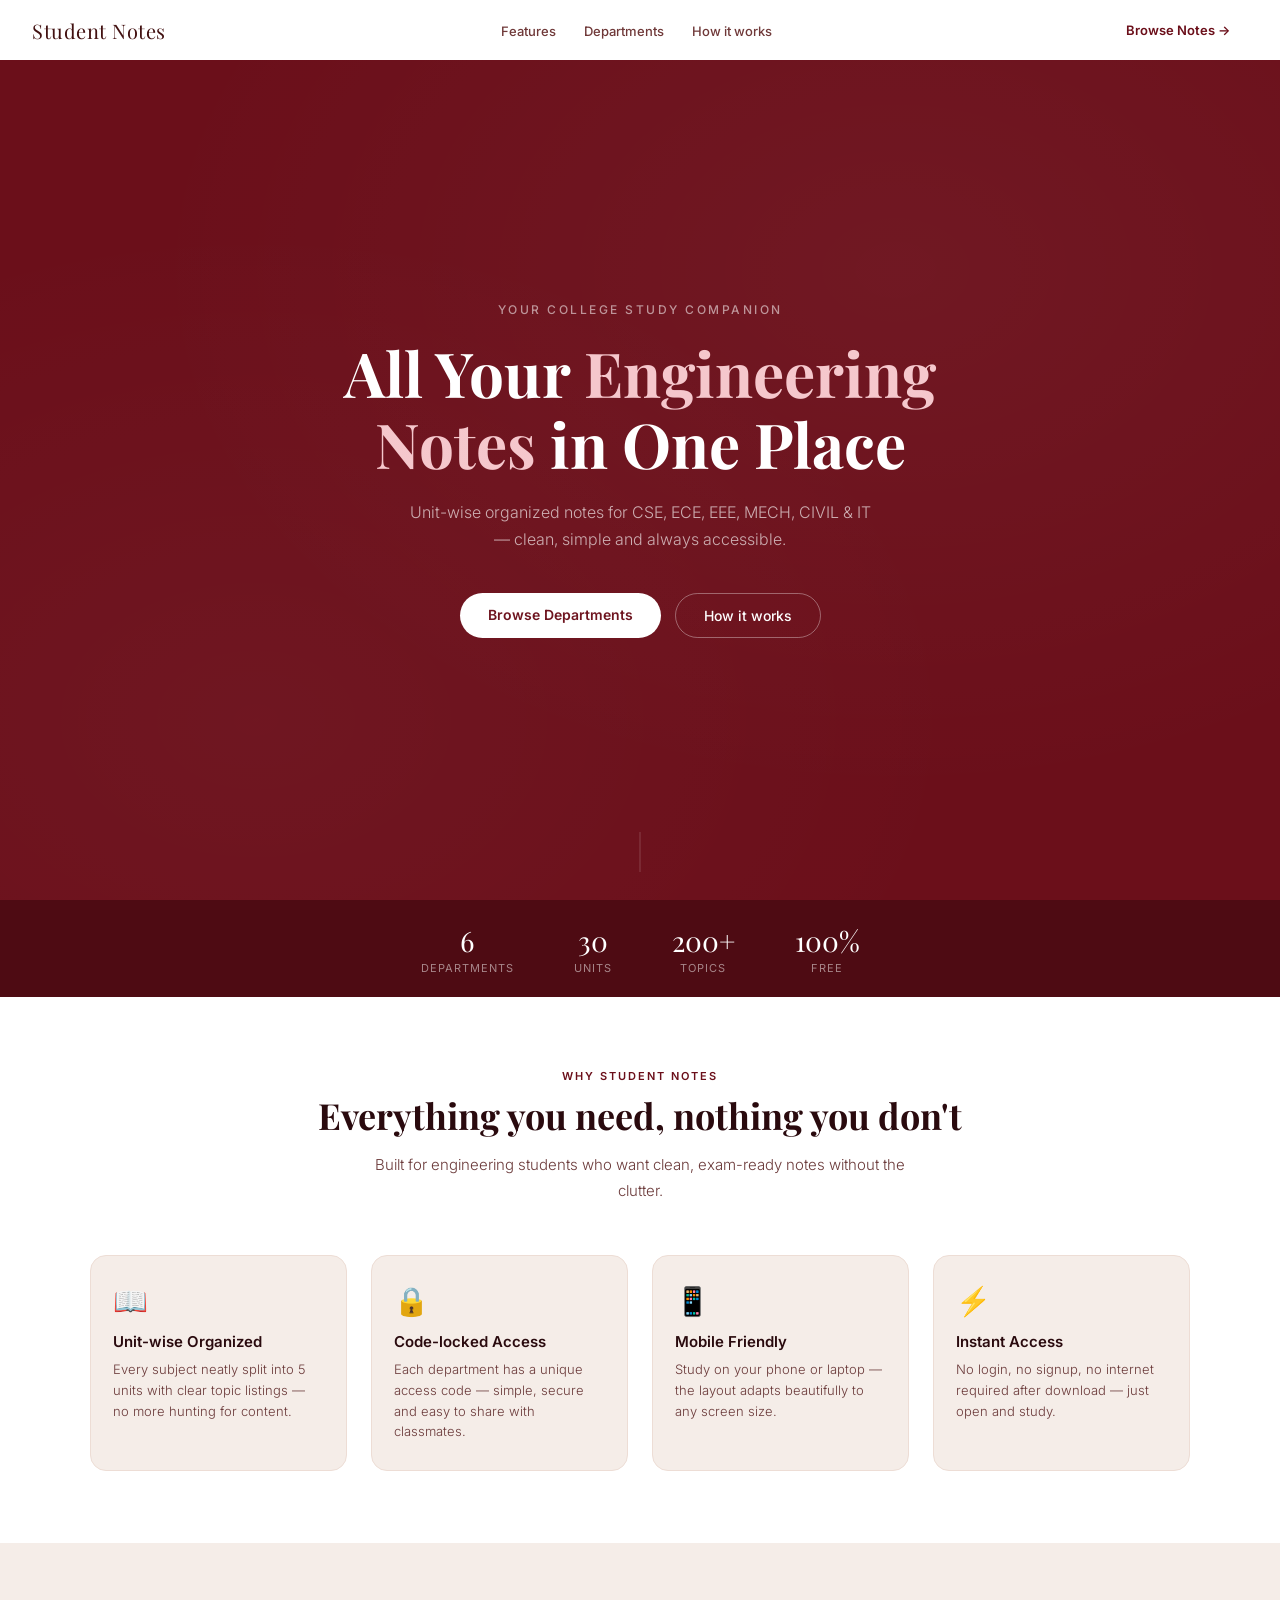
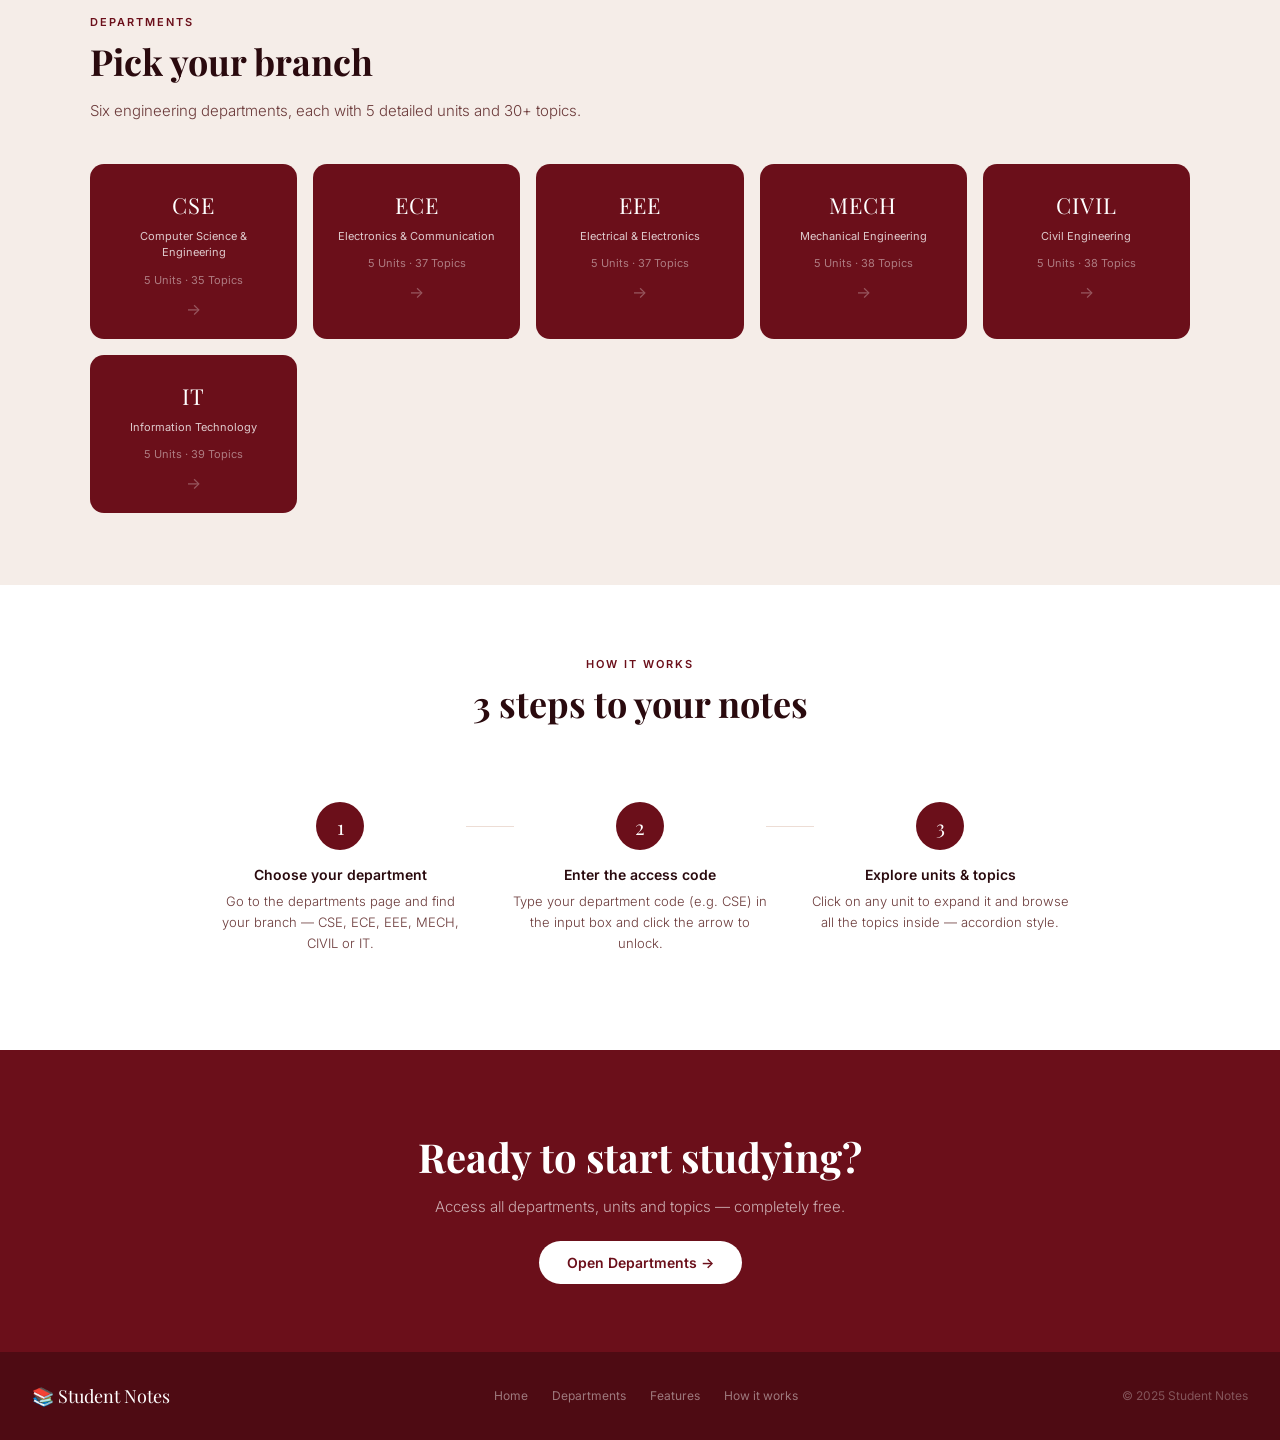
<file: home.html>
<!DOCTYPE html>
<html lang="en">
<head>
<meta charset="UTF-8"/>
<meta name="viewport" content="width=device-width, initial-scale=1.0"/>
<title>Student Notes — Home</title>
<link href="https://fonts.googleapis.com/css2?family=Playfair+Display:wght@400;700&family=Inter:wght@300;400;500;600&display=swap" rel="stylesheet"/>
<style>
  *, *::before, *::after { box-sizing: border-box; margin: 0; padding: 0; }
  :root {
    --maroon: #6B0F1A;
    --maroon-dark: #4e0b13;
    --maroon-light: #8B1A2A;
    --cream: #f5ede8;
    --cream-dark: #edddd5;
    --white: #ffffff;
    --text-dark: #2a0a0e;
    --text-mid: #6b3a3a;
    --text-light: #a07070;
  }
  html { scroll-behavior: smooth; }
  body { font-family: 'Inter', sans-serif; background: var(--cream); color: var(--text-dark); overflow-x: hidden; }

  /* ── NAV ── */
  nav {
    position: fixed; top: 0; left: 0; right: 0; z-index: 100;
    background:white;
    backdrop-filter: blur(8px);
    padding: 0 32px;
    height: 60px;
    display: flex; align-items: center; justify-content: space-between;
  }
  .nav-logo { color: #421111; font-family: 'Playfair Display', serif; font-size: 20px; text-decoration: none; letter-spacing: 0.5px; }
  .nav-links { display: flex; gap: 28px; list-style: none; }
  .nav-links a { color: rgba(84, 19, 19, 0.844); font-size: 13px; text-decoration: none; font-weight: 500; transition: color 0.2s; }
  .nav-links a:hover { color: #420f0f; }
  .nav-btn { background: #ffffff; color: var(--maroon); font-size: 13px; font-weight: 600; padding: 7px 18px; border-radius: 20px; text-decoration: none; transition: background 0.2s; }
  .nav-btn:hover { background: #430f0f; }

  /* ── HERO ── */
  .hero {
    min-height: 100vh;
    background: var(--maroon);
    display: flex; flex-direction: column; align-items: center; justify-content: center;
    text-align: center;
    padding: 100px 24px 60px;
    position: relative;
    overflow: hidden;
  }
  .hero::before {
    content: '';
    position: absolute; inset: 0;
    background: radial-gradient(ellipse at 70% 30%, rgba(255,255,255,0.04) 0%, transparent 60%),
                radial-gradient(ellipse at 20% 80%, rgba(255,255,255,0.03) 0%, transparent 50%);
    pointer-events: none;
  }
  .hero-eyebrow { color: rgba(255,255,255,0.55); font-size: 12px; letter-spacing: 2.5px; text-transform: uppercase; margin-bottom: 20px; font-weight: 500; }
  .hero h1 { color: #fff; font-family: 'Playfair Display', serif; font-size: clamp(36px, 6vw, 62px); line-height: 1.15; margin-bottom: 20px; max-width: 700px; }
  .hero h1 span { color: #f5c6cb; }
  .hero-sub { color: rgba(255,255,255,0.65); font-size: 16px; line-height: 1.7; max-width: 480px; margin-bottom: 40px; font-weight: 300; }
  .hero-btns { display: flex; gap: 14px; flex-wrap: wrap; justify-content: center; }
  .btn-primary { background: #fff; color: var(--maroon); font-size: 14px; font-weight: 600; padding: 13px 28px; border-radius: 30px; text-decoration: none; transition: transform 0.18s, background 0.18s; }
  .btn-primary:hover { background: #fde0e0; transform: translateY(-2px); }
  .btn-outline { background: transparent; color: #fff; font-size: 14px; font-weight: 500; padding: 13px 28px; border-radius: 30px; border: 1.5px solid rgba(255,255,255,0.35); text-decoration: none; transition: border-color 0.18s, transform 0.18s; }
  .btn-outline:hover { border-color: rgba(255,255,255,0.7); transform: translateY(-2px); }
  .hero-scroll { position: absolute; bottom: 28px; left: 50%; transform: translateX(-50%); color: rgba(255,255,255,0.35); font-size: 12px; display: flex; flex-direction: column; align-items: center; gap: 6px; }
  .hero-scroll span { display: block; width: 1px; height: 40px; background: rgba(255,255,255,0.2); animation: scrollpulse 1.8s infinite; }
  @keyframes scrollpulse { 0%,100%{opacity:0.2} 50%{opacity:0.7} }

  /* ── STATS ── */
  .stats-bar { background: var(--maroon-dark); padding: 22px 32px; display: flex; justify-content: center; gap: 60px; flex-wrap: wrap; }
  .stat { text-align: center; }
  .stat .num { color: #fff; font-family: 'Playfair Display', serif; font-size: 28px; }
  .stat .lbl { color: rgba(255,255,255,0.5); font-size: 11px; text-transform: uppercase; letter-spacing: 1px; margin-top: 2px; }

  /* ── SECTIONS COMMON ── */
  section { padding: 72px 32px; }
  .section-label { font-size: 11px; text-transform: uppercase; letter-spacing: 2px; color: var(--maroon); font-weight: 600; margin-bottom: 10px; }
  .section-title { font-family: 'Playfair Display', serif; font-size: clamp(24px, 4vw, 36px); color: var(--text-dark); margin-bottom: 14px; line-height: 1.25; }
  .section-sub { color: var(--text-mid); font-size: 15px; line-height: 1.7; max-width: 540px; font-weight: 300; }

  /* ── FEATURES ── */
  .features { background: var(--white); }
  .features-inner { max-width: 1100px; margin: 0 auto; }
  .features-header { text-align: center; margin-bottom: 52px; }
  .features-header .section-sub { margin: 0 auto; }
  .features-grid { display: grid; grid-template-columns: repeat(auto-fit, minmax(220px, 1fr)); gap: 24px; }
  .feature-card { background: var(--cream); border-radius: 16px; padding: 28px 22px; border: 1px solid var(--cream-dark); transition: transform 0.18s; }
  .feature-card:hover { transform: translateY(-3px); }
  .feature-icon { font-size: 28px; margin-bottom: 14px; }
  .feature-title { font-size: 15px; font-weight: 600; color: var(--text-dark); margin-bottom: 8px; }
  .feature-desc { font-size: 13px; color: var(--text-mid); line-height: 1.6; font-weight: 300; }

  /* ── DEPARTMENTS ── */
  .departments { background: var(--cream); }
  .departments-inner { max-width: 1100px; margin: 0 auto; }
  .dept-header { margin-bottom: 40px; }
  .dept-grid { display: grid; grid-template-columns: repeat(auto-fit, minmax(200px, 1fr)); gap: 16px; }
  .dept-card { background: var(--maroon); border-radius: 14px; padding: 26px 18px 20px; text-align: center; display: flex; flex-direction: column; align-items: center; gap: 8px; text-decoration: none; transition: transform 0.18s, background 0.18s; }
  .dept-card:hover { transform: translateY(-4px); background: var(--maroon-light); }
  .dept-card .d-code { color: #fff; font-family: 'Playfair Display', serif; font-size: 22px; letter-spacing: 1px; }
  .dept-card .d-name { color: rgba(255,255,255,0.78); font-size: 11px; line-height: 1.5; }
  .dept-card .d-count { color: rgba(255,255,255,0.45); font-size: 11px; margin-top: 4px; }
  .dept-card .d-arrow { color: rgba(255,255,255,0.3); font-size: 16px; margin-top: 4px; }

  /* ── HOW IT WORKS ── */
  .how { background: var(--white); }
  .how-inner { max-width: 900px; margin: 0 auto; }
  .how-header { text-align: center; margin-bottom: 52px; }
  .how-steps { display: grid; grid-template-columns: repeat(auto-fit, minmax(200px, 1fr)); gap: 0; position: relative; }
  .how-step { text-align: center; padding: 24px 20px; position: relative; }
  .step-num { width: 48px; height: 48px; border-radius: 50%; background: var(--maroon); color: #fff; font-family: 'Playfair Display', serif; font-size: 20px; display: flex; align-items: center; justify-content: center; margin: 0 auto 16px; }
  .step-title { font-size: 14px; font-weight: 600; color: var(--text-dark); margin-bottom: 8px; }
  .step-desc { font-size: 13px; color: var(--text-mid); line-height: 1.6; font-weight: 300; }
  .step-connector { position: absolute; top: 48px; right: -24px; width: 48px; height: 1px; background: var(--cream-dark); z-index: 1; }

  /* ── CTA ── */
  .cta-section { background: var(--maroon); text-align: center; padding: 80px 32px; }
  .cta-section h2 { color: #fff; font-family: 'Playfair Display', serif; font-size: clamp(26px, 4vw, 40px); margin-bottom: 14px; }
  .cta-section p { color: rgba(255,255,255,0.65); font-size: 15px; margin-bottom: 36px; font-weight: 300; }

  /* ── FOOTER ── */
  footer { background: var(--maroon-dark); padding: 32px; display: flex; align-items: center; justify-content: space-between; flex-wrap: wrap; gap: 12px; }
  footer .f-logo { color: #fff; font-family: 'Playfair Display', serif; font-size: 18px; }
  footer .f-links { display: flex; gap: 24px; }
  footer .f-links a { color: rgba(255,255,255,0.45); font-size: 12px; text-decoration: none; }
  footer .f-links a:hover { color: rgba(255,255,255,0.8); }
  footer .f-copy { color: rgba(255,255,255,0.3); font-size: 12px; }

  @media(max-width:600px) {
    nav { padding: 0 16px; }
    .nav-links { display: none; }
    section { padding: 52px 16px; }
    .stats-bar { gap: 30px; padding: 18px 16px; }
    footer { flex-direction: column; text-align: center; }
  }
</style>
</head>
<body>

<!-- NAV -->
<nav>
  <a class="nav-logo" href="home.html">Student Notes</a>
  <ul class="nav-links">
    <li><a href="#features">Features</a></li>
    <li><a href="#departments">Departments</a></li>
    <li><a href="#how">How it works</a></li>
  </ul>
  <a class="nav-btn" href="subjects.html">Browse Notes →</a>
</nav>

<!-- HERO -->
<section class="hero">
  <p class="hero-eyebrow">Your College Study Companion</p>
  <h1>All Your <span>Engineering Notes</span> in One Place</h1>
  <p class="hero-sub">Unit-wise organized notes for CSE, ECE, EEE, MECH, CIVIL & IT — clean, simple and always accessible.</p>
  <div class="hero-btns">
    <a class="btn-primary" href="subjects.html">Browse Departments</a>
    <a class="btn-outline" href="#how">How it works</a>
  </div>
  <div class="hero-scroll">
    <span></span>
  </div>
</section>

<!-- STATS -->
<div class="stats-bar">
  <div class="stat"><div class="num">6</div><div class="lbl">Departments</div></div>
  <div class="stat"><div class="num">30</div><div class="lbl">Units</div></div>
  <div class="stat"><div class="num">200+</div><div class="lbl">Topics</div></div>
  <div class="stat"><div class="num">100%</div><div class="lbl">Free</div></div>
</div>

<!-- FEATURES -->
<section class="features" id="features">
  <div class="features-inner">
    <div class="features-header">
      <p class="section-label">Why Student Notes</p>
      <h2 class="section-title">Everything you need, nothing you don't</h2>
      <p class="section-sub">Built for engineering students who want clean, exam-ready notes without the clutter.</p>
    </div>
    <div class="features-grid">
      <div class="feature-card">
        <div class="feature-icon">📖</div>
        <div class="feature-title">Unit-wise Organized</div>
        <div class="feature-desc">Every subject neatly split into 5 units with clear topic listings — no more hunting for content.</div>
      </div>
      <div class="feature-card">
        <div class="feature-icon">🔒</div>
        <div class="feature-title">Code-locked Access</div>
        <div class="feature-desc">Each department has a unique access code — simple, secure and easy to share with classmates.</div>
      </div>
      <div class="feature-card">
        <div class="feature-icon">📱</div>
        <div class="feature-title">Mobile Friendly</div>
        <div class="feature-desc">Study on your phone or laptop — the layout adapts beautifully to any screen size.</div>
      </div>
      <div class="feature-card">
        <div class="feature-icon">⚡</div>
        <div class="feature-title">Instant Access</div>
        <div class="feature-desc">No login, no signup, no internet required after download — just open and study.</div>
      </div>
    </div>
  </div>
</section>

<!-- DEPARTMENTS -->
<section class="departments" id="departments">
  <div class="departments-inner">
    <div class="dept-header">
      <p class="section-label">Departments</p>
      <h2 class="section-title">Pick your branch</h2>
      <p class="section-sub">Six engineering departments, each with 5 detailed units and 30+ topics.</p>
    </div>
    <div class="dept-grid">
      <a class="dept-card" href="cse.html">
        <div class="d-code">CSE</div>
        <div class="d-name">Computer Science & Engineering</div>
        <div class="d-count">5 Units · 35 Topics</div>
        <div class="d-arrow">→</div>
      </a>
      <a class="dept-card" href="ece.html">
        <div class="d-code">ECE</div>
        <div class="d-name">Electronics & Communication</div>
        <div class="d-count">5 Units · 37 Topics</div>
        <div class="d-arrow">→</div>
      </a>
      <a class="dept-card" href="eee.html">
        <div class="d-code">EEE</div>
        <div class="d-name">Electrical & Electronics</div>
        <div class="d-count">5 Units · 37 Topics</div>
        <div class="d-arrow">→</div>
      </a>
      <a class="dept-card" href="mech.html">
        <div class="d-code">MECH</div>
        <div class="d-name">Mechanical Engineering</div>
        <div class="d-count">5 Units · 38 Topics</div>
        <div class="d-arrow">→</div>
      </a>
      <a class="dept-card" href="civil.html">
        <div class="d-code">CIVIL</div>
        <div class="d-name">Civil Engineering</div>
        <div class="d-count">5 Units · 38 Topics</div>
        <div class="d-arrow">→</div>
      </a>
      <a class="dept-card" href="it.html">
        <div class="d-code">IT</div>
        <div class="d-name">Information Technology</div>
        <div class="d-count">5 Units · 39 Topics</div>
        <div class="d-arrow">→</div>
      </a>
    </div>
  </div>
</section>

<!-- HOW IT WORKS -->
<section class="how" id="how">
  <div class="how-inner">
    <div class="how-header">
      <p class="section-label">How it works</p>
      <h2 class="section-title">3 steps to your notes</h2>
    </div>
    <div class="how-steps">
      <div class="how-step">
        <div class="step-num">1</div>
        <div class="step-title">Choose your department</div>
        <div class="step-desc">Go to the departments page and find your branch — CSE, ECE, EEE, MECH, CIVIL or IT.</div>
        <div class="step-connector"></div>
      </div>
      <div class="how-step">
        <div class="step-num">2</div>
        <div class="step-title">Enter the access code</div>
        <div class="step-desc">Type your department code (e.g. CSE) in the input box and click the arrow to unlock.</div>
        <div class="step-connector"></div>
      </div>
      <div class="how-step">
        <div class="step-num">3</div>
        <div class="step-title">Explore units & topics</div>
        <div class="step-desc">Click on any unit to expand it and browse all the topics inside — accordion style.</div>
      </div>
    </div>
  </div>
</section>

<!-- CTA -->
<section class="cta-section">
  <h2>Ready to start studying?</h2>
  <p>Access all departments, units and topics — completely free.</p>
  <a class="btn-primary" href="subjects.html">Open Departments →</a>
</section>

<!-- FOOTER -->
<footer>
  <div class="f-logo">📚 Student Notes</div>
  <div class="f-links">
    <a href="home.html">Home</a>
    <a href="index.html">Departments</a>
    <a href="#features">Features</a>
    <a href="#how">How it works</a>
  </div>
  <div class="f-copy">© 2025 Student Notes</div>
</footer>

</body>
</html>
</file>
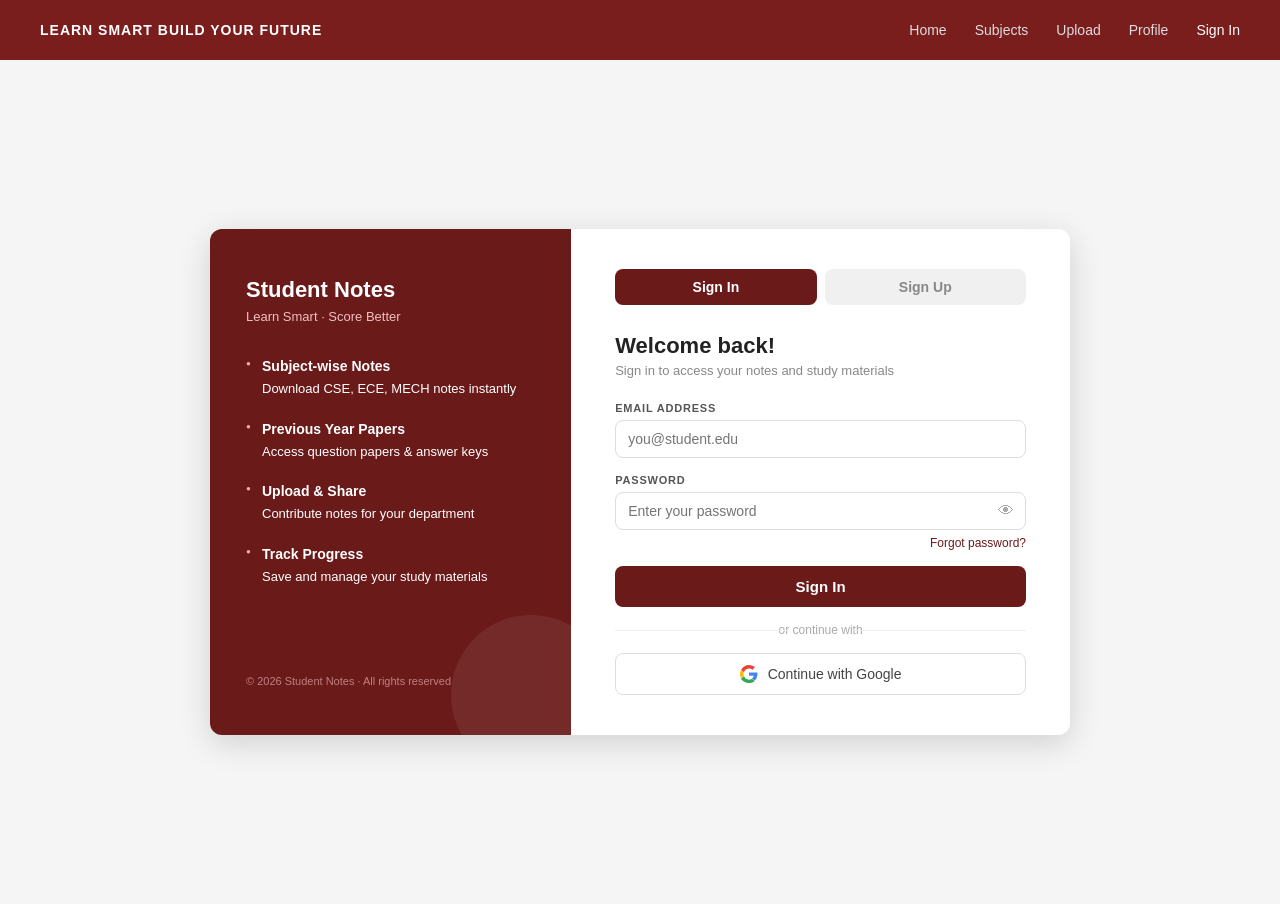
<file: sign.html>
<!DOCTYPE html>
<html lang="en">
<head>
  <meta charset="UTF-8" />
  <meta name="viewport" content="width=device-width, initial-scale=1.0"/>
  <title>Sign In – Student Notes</title>
  <style>
    * { margin: 0; padding: 0; box-sizing: border-box; }

    body {
      font-family: 'Segoe UI', sans-serif;
      background: #f5f5f5;
      min-height: 100vh;
    }

    /* ── NAV ── */
    nav {
      background: var(--maroon);
      display: flex; align-items: center; justify-content: space-between;
      padding: 0 40px; height: 60px; position: sticky; top: 0; z-index: 100;
    }
    .nav-brand { font-family: 'Playfair Display', serif; color: var(--cream); font-size: 0.95rem; letter-spacing: 2px; text-transform: uppercase; }
    .nav-links { display: flex; gap: 8px; }
    .nav-links a {
      color: var(--cream); text-decoration: none; font-size: 0.82rem; font-weight: 500;
      padding: 6px 16px; border: 1px solid rgba(245,240,232,0.35); border-radius: 4px;
      transition: background 0.2s, color 0.2s; letter-spacing: 0.5px;
    }
    .nav-links a:hover, .nav-links a.active { background: var(--cream); color: var(--maroon); }

    .page-wrapper { max-width: 960px; margin: 0 auto; padding: 40px 20px 60px; }
    .page-title {
      font-family: 'Playfair Display', serif; font-size: 1.9rem; color: var(--maroon-dark);
      margin-bottom: 28px; border-bottom: 2px solid var(--maroon); padding-bottom: 10px;
    }
    nav {
      background: #791d1d;
      padding: 14px 40px;
      display: flex;
      justify-content: space-between;
      align-items: center;
    }
    nav .brand {
      color: #fff;
      font-size: 14px;
      font-weight: 700;
      letter-spacing: 1px;
      text-transform: uppercase;
    }
    nav ul {
      list-style: none;
      display: flex;
      gap: 28px;
    }
    nav ul li a {
      color: #ddd;
      text-decoration: none;
      font-size: 14px;
      transition: color 0.2s;
    }
    nav ul li a:hover,
    nav ul li a.active { color: #fff; }

    /* ── MAIN CARD AREA ── */
    .main {
      display: flex;
      justify-content: center;
      align-items: center;
      padding: 60px 20px;
      min-height: calc(100vh - 56px);
    }

    .card-wrapper {
      display: flex;
      max-width: 860px;
      width: 100%;
      border-radius: 12px;
      overflow: hidden;
      box-shadow: 0 8px 32px rgba(0,0,0,0.15);
    }

    /* ── LEFT PANEL ── */
    .left-panel {
      background: #6b1a1a;
      color: #fff;
      padding: 48px 36px;
      width: 42%;
      display: flex;
      flex-direction: column;
      justify-content: space-between;
      position: relative;
      overflow: hidden;
    }
    .left-panel::after {
      content: '';
      position: absolute;
      bottom: -40px;
      right: -40px;
      width: 160px;
      height: 160px;
      border-radius: 50%;
      background: rgba(255,255,255,0.07);
    }
    .left-panel h2 { font-size: 22px; font-weight: 700; margin-bottom: 6px; }
    .left-panel .tagline { font-size: 13px; color: #f0c0c0; margin-bottom: 32px; }
    .left-panel ul { list-style: none; display: flex; flex-direction: column; gap: 20px; }
    .left-panel ul li { font-size: 13px; padding-left: 16px; position: relative; line-height: 1.5; }
    .left-panel ul li::before {
      content: '●';
      position: absolute;
      left: 0;
      top: 2px;
      font-size: 8px;
      color: #ffaaaa;
    }
    .left-panel ul li strong { display: block; font-size: 14px; margin-bottom: 2px; }
    .left-panel .copy { font-size: 11px; color: #c08080; margin-top: 32px; }

    /* ── RIGHT PANEL ── */
    .right-panel {
      background: #fff;
      padding: 40px 44px;
      flex: 1;
    }

    /* Tabs */
    .tabs {
      display: flex;
      gap: 8px;
      margin-bottom: 28px;
    }
    .tab-btn {
      flex: 1;
      padding: 10px;
      border: none;
      border-radius: 8px;
      font-size: 14px;
      font-weight: 600;
      cursor: pointer;
      background: #f0f0f0;
      color: #888;
      transition: all 0.2s;
    }
    .tab-btn.active {
      background: #6b1a1a;
      color: #fff;
    }

    /* Forms */
    .form-section { display: none; }
    .form-section.show { display: block; }

    .form-section h3 { font-size: 22px; color: #222; margin-bottom: 4px; }
    .form-section p { font-size: 13px; color: #888; margin-bottom: 24px; }

    .form-row {
      display: flex;
      gap: 12px;
    }
    .field {
      display: flex;
      flex-direction: column;
      margin-bottom: 16px;
      flex: 1;
    }
    .field label {
      font-size: 11px;
      font-weight: 700;
      letter-spacing: 0.8px;
      color: #555;
      margin-bottom: 6px;
      text-transform: uppercase;
    }
    .field input, .field select {
      padding: 10px 12px;
      border: 1.5px solid #ddd;
      border-radius: 8px;
      font-size: 14px;
      color: #222;
      outline: none;
      transition: border-color 0.2s;
      width: 100%;
    }
    .field input:focus, .field select:focus { border-color: #6b1a1a; }

    .pwd-wrap { position: relative; }
    .pwd-wrap input { padding-right: 40px; }
    .pwd-toggle {
      position: absolute;
      right: 12px;
      top: 50%;
      transform: translateY(-50%);
      cursor: pointer;
      font-size: 16px;
      color: #aaa;
      background: none;
      border: none;
    }

    .forgot {
      text-align: right;
      font-size: 12px;
      margin-top: -10px;
      margin-bottom: 16px;
    }
    .forgot a { color: #6b1a1a; text-decoration: none; }

    .btn-primary {
      width: 100%;
      padding: 12px;
      background: #6b1a1a;
      color: #fff;
      border: none;
      border-radius: 8px;
      font-size: 15px;
      font-weight: 600;
      cursor: pointer;
      transition: background 0.2s;
    }
    .btn-primary:hover { background: #3b0a0a; }

    .divider {
      text-align: center;
      font-size: 12px;
      color: #aaa;
      margin: 16px 0;
      position: relative;
    }
    .divider::before, .divider::after {
      content: '';
      position: absolute;
      top: 50%;
      width: 42%;
      height: 1px;
      background: #eee;
    }
    .divider::before { left: 0; }
    .divider::after { right: 0; }

    .btn-google {
      width: 100%;
      padding: 11px;
      background: #fff;
      border: 1.5px solid #ddd;
      border-radius: 8px;
      font-size: 14px;
      color: #444;
      cursor: pointer;
      display: flex;
      align-items: center;
      justify-content: center;
      gap: 10px;
      transition: border-color 0.2s;
    }
    .btn-google:hover { border-color: #999; }

    .terms {
      font-size: 11px;
      color: #aaa;
      text-align: center;
      margin-top: 14px;
    }
    .terms a { color: #6b1a1a; text-decoration: none; }

    /* Toast */
    .toast {
      position: fixed;
      bottom: 30px;
      left: 50%;
      transform: translateX(-50%) translateY(80px);
      background: #222;
      color: #fff;
      padding: 12px 24px;
      border-radius: 8px;
      font-size: 14px;
      opacity: 0;
      transition: all 0.4s;
      z-index: 999;
    }
    .toast.show {
      opacity: 1;
      transform: translateX(-50%) translateY(0);
    }
    .toast.success { background: #2e7d32; }
    .toast.error { background: #b71c1c; }

    @media (max-width: 640px) {
      .card-wrapper { flex-direction: column; }
      .left-panel { width: 100%; padding: 32px 24px; }
      .right-panel { padding: 32px 24px; }
      .form-row { flex-direction: column; gap: 0; }
    }
  </style>
</head>
<body>

<nav>
  <div class="brand">Learn Smart Build Your Future</div>
  <ul>
    <li><a href="home.html">Home</a></li>
    <li><a href="subjects.html">Subjects</a></li>
    <li><a href="upload.html">Upload</a></li>
    <li><a href="profile.html">Profile</a></li>
    <li><a href="sign.html" class="active">Sign In</a></li>
  </ul>
</nav>

<div class="main">
  <div class="card-wrapper">

    <!-- LEFT -->
    <div class="left-panel">
      <div>
        <h2>Student Notes</h2>
        <p class="tagline">Learn Smart · Score Better</p>
        <ul>
          <li><strong>Subject-wise Notes</strong>Download CSE, ECE, MECH notes instantly</li>
          <li><strong>Previous Year Papers</strong>Access question papers & answer keys</li>
          <li><strong>Upload & Share</strong>Contribute notes for your department</li>
          <li><strong>Track Progress</strong>Save and manage your study materials</li>
        </ul>
      </div>
      <p class="copy">© 2026 Student Notes · All rights reserved</p>
    </div>

    <!-- RIGHT -->
    <div class="right-panel">
      <div class="tabs">
        <button class="tab-btn active" onclick="switchTab('signin')">Sign In</button>
        <button class="tab-btn" onclick="switchTab('signup')">Sign Up</button>
      </div>

      <!-- SIGN IN -->
      <div class="form-section show" id="signin-form">
        <h3>Welcome back!</h3>
        <p>Sign in to access your notes and study materials</p>

        <div class="field">
          <label>Email Address</label>
          <input type="email" id="si-email" placeholder="you@student.edu" />
        </div>

        <div class="field">
          <label>Password</label>
          <div class="pwd-wrap">
            <input type="password" id="si-password" placeholder="Enter your password" />
            <button class="pwd-toggle" onclick="togglePwd('si-password', this)">👁</button>
          </div>
        </div>

        <div class="forgot"><a href="#">Forgot password?</a></div>

        <button class="btn-primary" onclick="handleSignIn()">Sign In</button>

        <div class="divider">or continue with</div>

        <button class="btn-google">
          <svg width="18" height="18" viewBox="0 0 48 48"><path fill="#EA4335" d="M24 9.5c3.5 0 6.6 1.2 9 3.2l6.7-6.7C35.7 2.5 30.2 0 24 0 14.7 0 6.7 5.4 2.8 13.3l7.8 6.1C12.4 13.1 17.7 9.5 24 9.5z"/><path fill="#4285F4" d="M46.5 24.5c0-1.6-.1-3.1-.4-4.5H24v8.5h12.7c-.6 3-2.3 5.5-4.8 7.2l7.5 5.8c4.4-4.1 7.1-10.1 7.1-17z"/><path fill="#FBBC05" d="M10.6 28.6A14.5 14.5 0 0 1 9.5 24c0-1.6.3-3.1.8-4.6l-7.8-6.1A24 24 0 0 0 0 24c0 3.9.9 7.6 2.5 10.9l8.1-6.3z"/><path fill="#34A853" d="M24 48c6.2 0 11.4-2 15.2-5.5l-7.5-5.8c-2 1.4-4.6 2.3-7.7 2.3-6.3 0-11.6-3.6-13.4-8.8l-8.1 6.3C6.7 42.6 14.7 48 24 48z"/></svg>
          Continue with Google
        </button>
      </div>

      <!-- SIGN UP -->
      <div class="form-section" id="signup-form">
        <h3>Create Account</h3>
        <p>Join Student Notes and start learning smarter.</p>

        <div class="form-row">
          <div class="field">
            <label>First Name</label>
            <input type="text" id="su-fname" placeholder="Aarthi" />
          </div>
          <div class="field">
            <label>Last Name</label>
            <input type="text" id="su-lname" placeholder="S" />
          </div>
        </div>

        <div class="field">
          <label>College Email</label>
          <input type="email" id="su-email" placeholder="you@student.edu" />
        </div>

        <div class="form-row">
          <div class="field">
            <label>Roll Number</label>
            <input type="text" id="su-roll" placeholder="21CS001" />
          </div>
          <div class="field">
            <label>Department</label>
            <select id="su-dept">
              <option value="">Select</option>
              <option value="CSE">CSE</option>
              <option value="ECE">ECE</option>
              <option value="EEE">EEE</option>
              <option value="MECH">MECH</option>
              <option value="CIVIL">CIVIL</option>
              <option value="IT">IT</option>
            </select>
          </div>
        </div>

        <div class="field">
          <label>Password</label>
          <div class="pwd-wrap">
            <input type="password" id="su-password" placeholder="Min. 6 characters" />
            <button class="pwd-toggle" onclick="togglePwd('su-password', this)">👁</button>
          </div>
        </div>

        <button class="btn-primary" onclick="handleSignUp()">Create Account</button>

        <p class="terms">By signing up, you agree to our <a href="#">Terms of Service</a> and <a href="#">Privacy Policy</a>.</p>
      </div>
    </div>
  </div>
</div>

<div class="toast" id="toast"></div>

<script>
  function switchTab(tab) {
    document.querySelectorAll('.tab-btn').forEach((b, i) => {
      b.classList.toggle('active', (tab === 'signin' && i === 0) || (tab === 'signup' && i === 1));
    });
    document.getElementById('signin-form').classList.toggle('show', tab === 'signin');
    document.getElementById('signup-form').classList.toggle('show', tab === 'signup');
  }

  function togglePwd(id, btn) {
    const inp = document.getElementById(id);
    if (inp.type === 'password') { inp.type = 'text'; btn.textContent = '🙈'; }
    else { inp.type = 'password'; btn.textContent = '👁'; }
  }

  function showToast(msg, type = 'success') {
    const t = document.getElementById('toast');
    t.textContent = msg;
    t.className = 'toast ' + type + ' show';
    setTimeout(() => t.classList.remove('show'), 3000);
  }

  /* ── SIGN UP ── */
  function handleSignUp() {
    const fname = document.getElementById('su-fname').value.trim();
    const lname = document.getElementById('su-lname').value.trim();
    const email = document.getElementById('su-email').value.trim();
    const roll  = document.getElementById('su-roll').value.trim();
    const dept  = document.getElementById('su-dept').value;
    const pwd   = document.getElementById('su-password').value;

    if (!fname || !lname || !email || !roll || !dept || !pwd) {
      showToast('Please fill all fields!', 'error'); return;
    }
    if (pwd.length < 6) {
      showToast('Password min. 6 characters!', 'error'); return;
    }

    // Check duplicate
    const users = JSON.parse(localStorage.getItem('sn_users') || '[]');
    if (users.find(u => u.email === email)) {
      showToast('Email already registered!', 'error'); return;
    }

    users.push({ fname, lname, email, roll, dept, pwd });
    localStorage.setItem('sn_users', JSON.stringify(users));

    showToast('Account created! Please Sign In ✓', 'success');
    setTimeout(() => switchTab('signin'), 1500);
  }

  /* ── SIGN IN ── */
  function handleSignIn() {
    const email = document.getElementById('si-email').value.trim();
    const pwd   = document.getElementById('si-password').value;

    if (!email || !pwd) {
      showToast('Enter email and password!', 'error'); return;
    }

    const users = JSON.parse(localStorage.getItem('sn_users') || '[]');
    const user = users.find(u => u.email === email && u.pwd === pwd);

    if (!user) {
      showToast('Invalid email or password!', 'error'); return;
    }

    // Save session
    localStorage.setItem('sn_current_user', JSON.stringify(user));
    showToast('Welcome back, ' + user.fname + '! ✓', 'success');

    // Redirect after 1.5s
    setTimeout(() => {
      window.location.href = 'home.html';
    }, 1500);
  }

  // Auto-switch to signup if URL has ?tab=signup
  if (location.search.includes('tab=signup')) switchTab('signup');
</script>
</body>
</html>
</file>
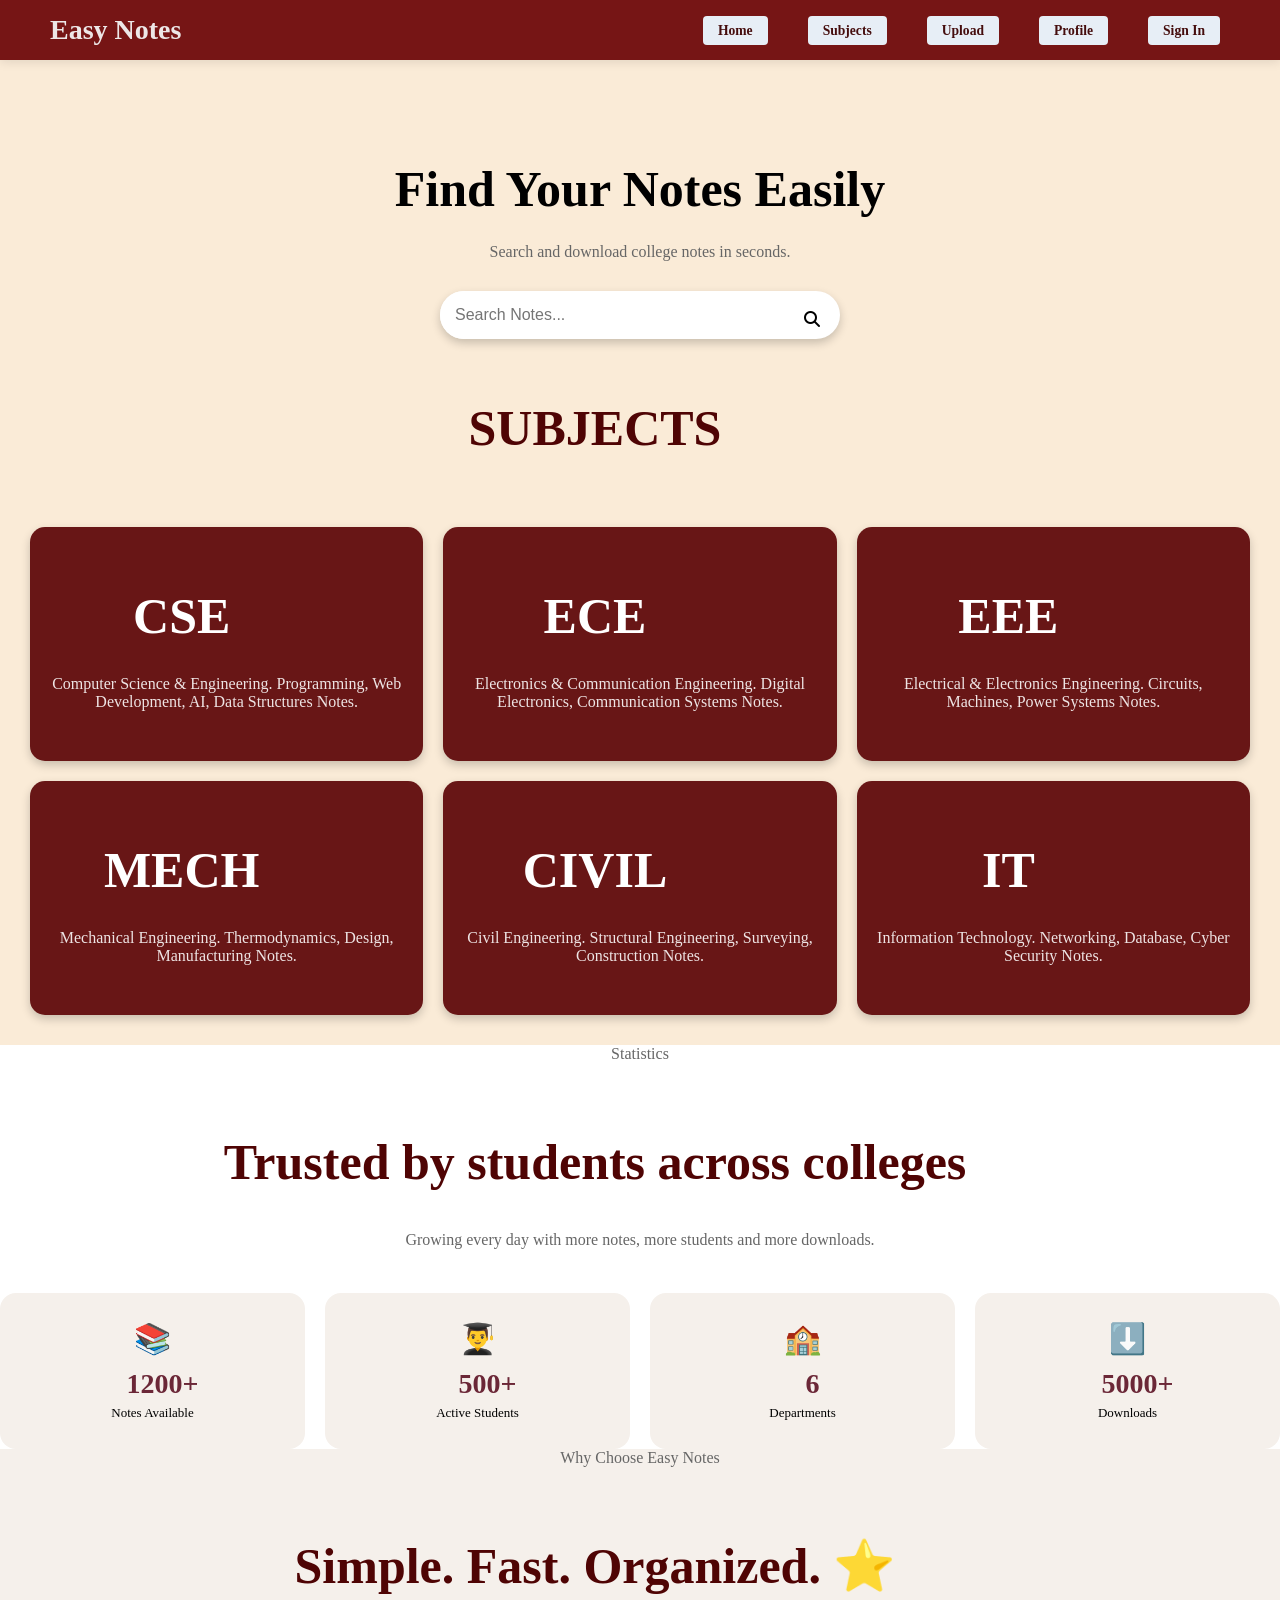
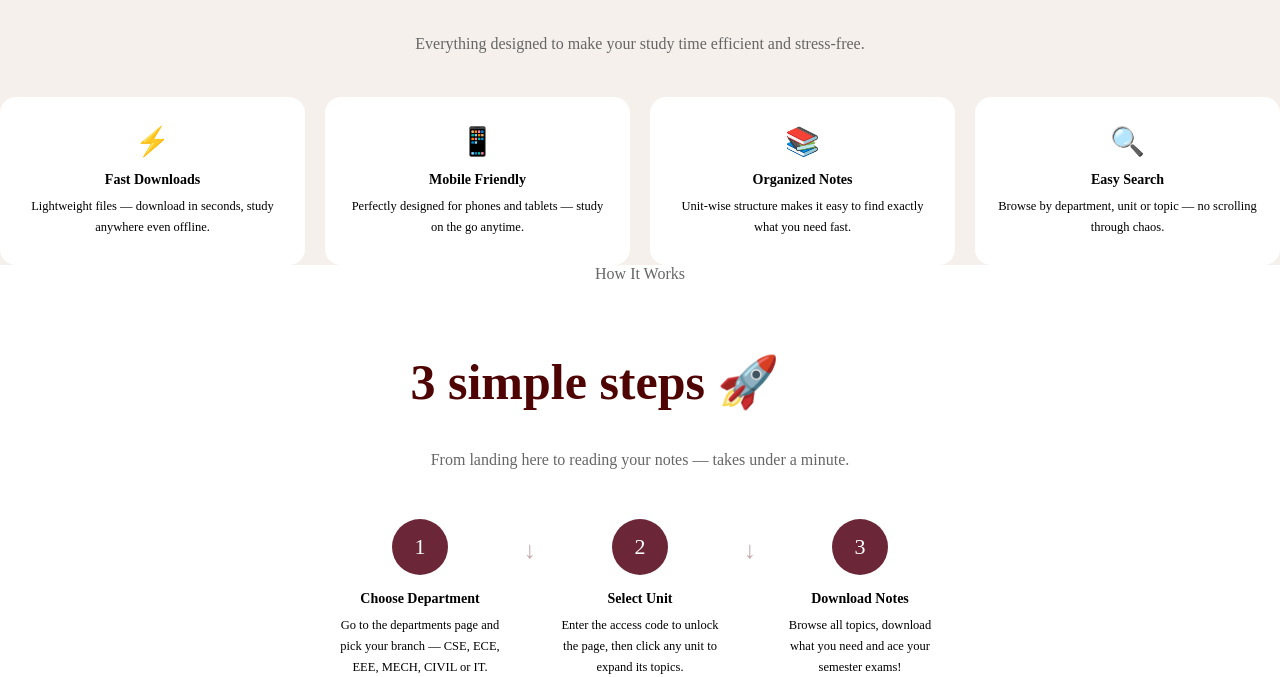
<file: subjects.html>
<!DOCTYPE html>
<html lang="en">
<head>
    <meta charset="UTF-8">
    <meta name="viewport" content="width=device-width, initial-scale=1.0">
    <title>Easy Notes</title>
    <link rel="stylesheet" href="style.css">
</head>
<body>

    <!-- Navbar -->
    <header>
        <nav class="navbar">
            <div class="logo">Easy Notes</div>
            <ul class="nav-links">
            <li><a href="index.html">Home</a></li>
            <li><a href="subjects.html">Subjects</a></li>
            <li><a href="upload.html">Upload</a></li>
            <li><a href="profile.html">Profile</a></li>
            <li><a href="sign.html">Sign In</a></li>
        </ul>

            
        </nav>
    </header>
    <section class="search-section">

    <h1>Find Your Notes Easily</h1>
    <p>Search and download college notes in seconds.</p>

    <div class="search-box">
    <input type="text" placeholder="Search Notes...">
        <i class="fa-solid fa-magnifying-glass"></i>
    
    </div>
    <div class="sub">
        <h2>SUBJECTS</h2>
    </div>
    <section class="departments">

    <div class="card" onclick="window.location.href='cse.html'">
        <h2>CSE</h2>
        <p>Computer Science & Engineering. Programming, Web Development, AI, Data Structures Notes.</p>
    </div>

    <div class="card"  onclick="window.location.href='ece.html'">
        <h2>ECE</h2>
        <p>Electronics & Communication Engineering. Digital Electronics, Communication Systems Notes.</p>
    </div>

    <div class="card"  onclick="window.location.href='eee.html'">
        <h2>EEE</h2>
        <p>Electrical & Electronics Engineering. Circuits, Machines, Power Systems Notes.</p>
    </div>

    <div class="card"  onclick="window.location.href='mech.html'">
        <h2>MECH</h2>
        <p>Mechanical Engineering. Thermodynamics, Design, Manufacturing Notes.</p>
    </div>

    <div class="card"  onclick="window.location.href='civil.html'">
        <h2>CIVIL</h2>
        <p>Civil Engineering. Structural Engineering, Surveying, Construction Notes.</p>
    </div>

    <div class="card"  onclick="window.location.href='it.html'">
        <h2>IT</h2>
        <p>Information Technology. Networking, Database, Cyber Security Notes.</p>
    </div>

</section>
     <section class="statistics" id="stats">
  <div class="inner">
    <div class="center">
      <p class="sec-label">Statistics</p>
      <h2 class="sec-title">Trusted by students across colleges</h2>
      <p class="sec-sub">Growing every day with more notes, more students and more downloads.</p>
    </div>
    <div class="stats-grid">
      <div class="stat-box">
        <div class="stat-emoji">📚</div>
        <div class="stat-num">1200+</div>
        <div class="stat-lbl">Notes Available</div>
      </div>
      <div class="stat-box">
        <div class="stat-emoji">👨‍🎓</div>
        <div class="stat-num">500+</div>
        <div class="stat-lbl">Active Students</div>
      </div>
      <div class="stat-box">
        <div class="stat-emoji">🏫</div>
        <div class="stat-num">6</div>
        <div class="stat-lbl">Departments</div>
      </div>
      <div class="stat-box">
        <div class="stat-emoji">⬇️</div>
        <div class="stat-num">5000+</div>
        <div class="stat-lbl">Downloads</div>
      </div>
    </div>
  </div>
</section>

<!-- WHY CHOOSE -->
<section class="why" id="why">
  <div class="inner">
    <div class="center">
      <p class="sec-label">Why Choose Easy Notes</p>
      <h2 class="sec-title">Simple. Fast. Organized. ⭐</h2>
      <p class="sec-sub">Everything designed to make your study time efficient and stress-free.</p>
    </div>
    <div class="why-grid">
      <div class="why-card">
        <div class="why-icon">⚡</div>
        <div class="why-title">Fast Downloads</div>
        <div class="why-desc">Lightweight files — download in seconds, study anywhere even offline.</div>
      </div>
      <div class="why-card">
        <div class="why-icon">📱</div>
        <div class="why-title">Mobile Friendly</div>
        <div class="why-desc">Perfectly designed for phones and tablets — study on the go anytime.</div>
      </div>
      <div class="why-card">
        <div class="why-icon">📚</div>
        <div class="why-title">Organized Notes</div>
        <div class="why-desc">Unit-wise structure makes it easy to find exactly what you need fast.</div>
      </div>
      <div class="why-card">
        <div class="why-icon">🔍</div>
        <div class="why-title">Easy Search</div>
        <div class="why-desc">Browse by department, unit or topic — no scrolling through chaos.</div>
      </div>
    </div>
  </div>
</section>

<!-- HOW IT WORKS -->
<section class="how" id="how">
  <div class="inner">
    <div class="center">
      <p class="sec-label">How It Works</p>
      <h2 class="sec-title">3 simple steps 🚀</h2>
      <p class="sec-sub">From landing here to reading your notes — takes under a minute.</p>
    </div>
    <div class="how-steps">
      <div class="how-step">
        <div class="step-circle">1</div>
        <div class="step-title">Choose Department</div>
        <div class="step-desc">Go to the departments page and pick your branch — CSE, ECE, EEE, MECH, CIVIL or IT.</div>
      </div>
      <div class="step-arrow">↓</div>
      <div class="how-step">
        <div class="step-circle">2</div>
        <div class="step-title">Select Unit</div>
        <div class="step-desc">Enter the access code to unlock the page, then click any unit to expand its topics.</div>
      </div>
      <div class="step-arrow">↓</div>
      <div class="how-step">
        <div class="step-circle">3</div>
        <div class="step-title">Download Notes</div>
        <div class="step-desc">Browse all topics, download what you need and ace your semester exams!</div>
      </div>
    </div>
  </div>
</section>

      </section>

    <link rel="stylesheet"
      href="https://cdnjs.cloudflare.com/ajax/libs/font-awesome/6.5.1/css/all.min.css">

    </section>
</file>
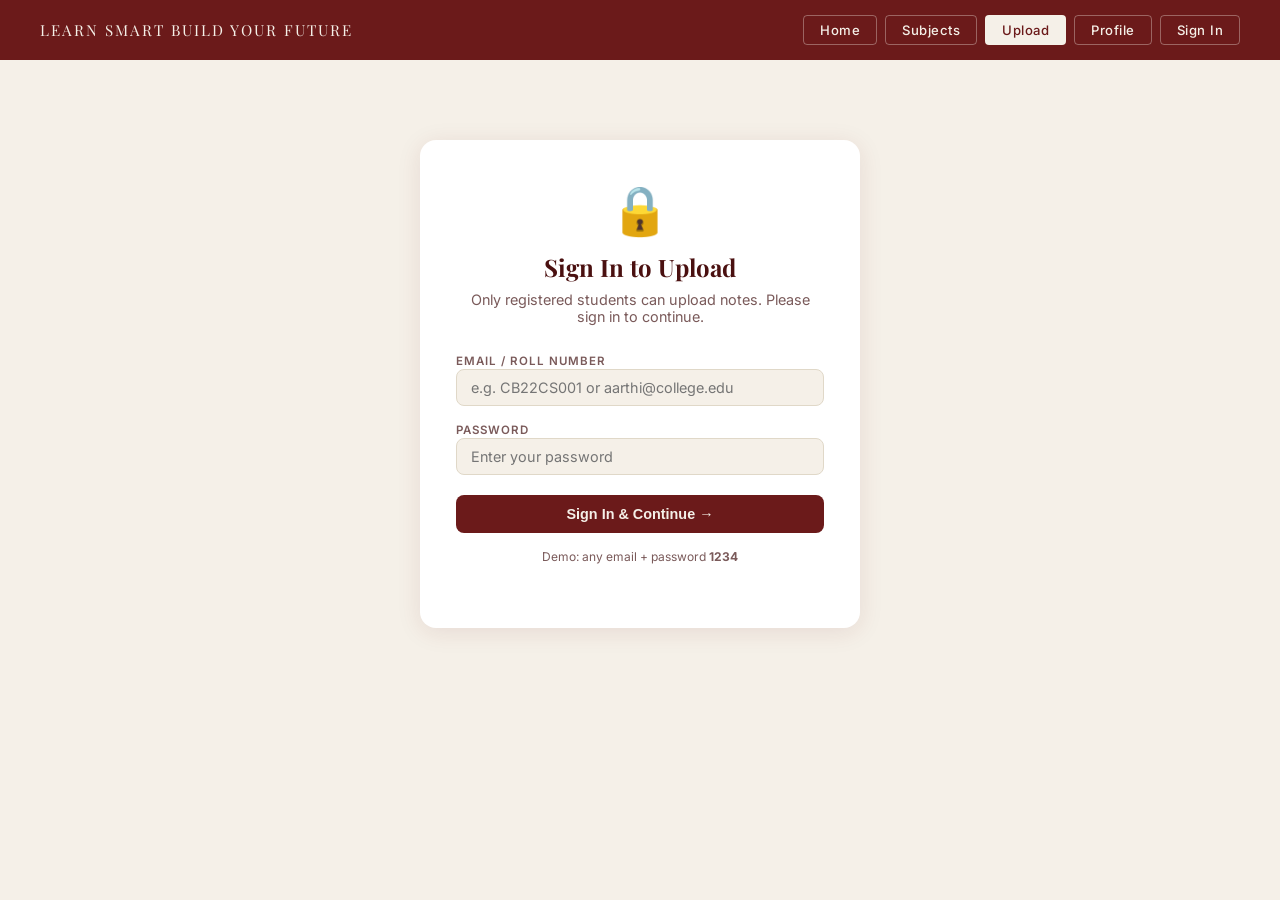
<file: upload.html>
<!DOCTYPE html>
<html lang="en">
<head>
  <meta charset="UTF-8"/>
  <meta name="viewport" content="width=device-width, initial-scale=1.0"/>
  <title>Upload Notes – Student Notes</title>
  <link href="https://fonts.googleapis.com/css2?family=Playfair+Display:wght@700&family=Inter:wght@400;500;600&display=swap" rel="stylesheet"/>
  <style>
    :root {
      --maroon: #6b1a1a;
      --maroon-dark: #4a1010;
      --maroon-light: #8b2020;
      --cream: #f5f0e8;
      --cream-dark: #ede7d9;
      --cream-mid: #e0d8c8;
      --text-dark: #2a1a1a;
      --text-muted: #7a5a5a;
      --white: #ffffff;
      --green: #2e7d32;
      --shadow: 0 4px 24px rgba(107,26,26,0.10);
      --shadow-hover: 0 8px 32px rgba(107,26,26,0.18);
    }
    
    * { box-sizing: border-box; margin: 0; padding: 0; }
    body { font-family: 'Inter', sans-serif; background: var(--cream); color: var(--text-dark); min-height: 100vh; }

    /* NAV */
    nav {
      background: var(--maroon); display: flex; align-items: center;
      justify-content: space-between; padding: 0 40px; height: 60px;
      position: sticky; top: 0; z-index: 100;
    }
    .nav-brand { font-family: 'Playfair Display', serif; color: var(--cream); font-size: 0.95rem; letter-spacing: 2px; text-transform: uppercase; }
    .nav-links { display: flex; gap: 8px; }
    .nav-links a {
      color: var(--cream); text-decoration: none; font-size: 0.82rem; font-weight: 500;
      padding: 6px 16px; border: 1px solid rgba(245,240,232,0.35); border-radius: 4px;
      transition: background 0.2s, color 0.2s; letter-spacing: 0.5px;
    }
    .nav-links a:hover, .nav-links a.active { background: var(--cream); color: var(--maroon); }

    /* LOGIN GATE */
    .login-gate {
      max-width: 440px; margin: 80px auto; background: var(--white);
      border-radius: 16px; box-shadow: var(--shadow); padding: 40px 36px; text-align: center;
    }
    .login-gate .lock-icon { font-size: 3rem; margin-bottom: 12px; }
    .login-gate h2 { font-family: 'Playfair Display', serif; color: var(--maroon-dark); margin-bottom: 8px; }
    .login-gate p { color: var(--text-muted); font-size: 0.9rem; margin-bottom: 24px; }
    .login-fields { display: flex; flex-direction: column; gap: 12px; text-align: left; }
    .login-fields label { font-size: 0.72rem; font-weight: 600; text-transform: uppercase; letter-spacing: 1px; color: var(--text-muted); }
    .login-fields input {
      padding: 9px 14px; border: 1.5px solid var(--cream-mid); border-radius: 8px;
      font-family: 'Inter', sans-serif; font-size: 0.9rem; background: var(--cream);
      outline: none; transition: border-color 0.2s; width: 100%;
    }
    .login-fields input:focus { border-color: var(--maroon); background: var(--white); }
    .btn-primary {
      background: var(--maroon); color: var(--cream); border: none; width: 100%;
      padding: 11px; border-radius: 8px; font-size: 0.9rem; font-weight: 600;
      cursor: pointer; margin-top: 8px; transition: background 0.2s;
    }
    .btn-primary:hover { background: var(--maroon-dark); }
    .login-err { color: #c62828; font-size: 0.8rem; display: none; margin-top: 4px; }

    /* MAIN PAGE */
    .page-wrapper { max-width: 960px; margin: 0 auto; padding: 40px 20px 60px; display: none; }
    .page-header { display: flex; align-items: center; justify-content: space-between; margin-bottom: 28px; flex-wrap: wrap; gap: 12px; }
    .page-title { font-family: 'Playfair Display', serif; font-size: 1.9rem; color: var(--maroon-dark); border-bottom: 2px solid var(--maroon); padding-bottom: 8px; }
    .user-badge {
      background: var(--maroon); color: var(--cream); padding: 6px 16px;
      border-radius: 20px; font-size: 0.8rem; font-weight: 600; display: flex; align-items: center; gap: 6px;
    }
    .sign-out-btn {
      background: transparent; color: var(--maroon); border: 1.5px solid var(--maroon);
      padding: 6px 14px; border-radius: 20px; font-size: 0.78rem; font-weight: 600;
      cursor: pointer; transition: all 0.2s;
    }
    .sign-out-btn:hover { background: var(--maroon); color: var(--cream); }

    /* UPLOAD FORM CARD */
    .upload-card {
      background: var(--white); border-radius: 16px; box-shadow: var(--shadow);
      padding: 36px; margin-bottom: 32px;
    }
    .section-heading { font-family: 'Playfair Display', serif; font-size: 1.1rem; color: var(--maroon); margin-bottom: 22px; }

    .form-grid { display: grid; grid-template-columns: 1fr 1fr; gap: 18px; }
    .form-group { display: flex; flex-direction: column; gap: 5px; }
    .form-group.full { grid-column: 1 / -1; }
    .form-group label { font-size: 0.72rem; font-weight: 600; text-transform: uppercase; letter-spacing: 1px; color: var(--text-muted); }
    .form-group input, .form-group select, .form-group textarea {
      padding: 9px 14px; border: 1.5px solid var(--cream-mid); border-radius: 8px;
      font-family: 'Inter', sans-serif; font-size: 0.9rem; color: var(--text-dark);
      background: var(--cream); outline: none; transition: border-color 0.2s; resize: vertical;
    }
    .form-group input:focus, .form-group select:focus, .form-group textarea:focus {
      border-color: var(--maroon); background: var(--white);
    }

    /* DRAG & DROP */
    .drop-zone {
      border: 2.5px dashed var(--maroon-light); border-radius: 12px; padding: 40px 24px;
      text-align: center; background: var(--cream); cursor: pointer;
      transition: background 0.2s, border-color 0.2s; position: relative;
    }
    .drop-zone.dragover { background: #f0e6e6; border-color: var(--maroon-dark); }
    .drop-zone .drop-icon { font-size: 2.4rem; margin-bottom: 10px; }
    .drop-zone .drop-text { font-size: 1rem; font-weight: 600; color: var(--maroon); margin-bottom: 4px; }
    .drop-zone .drop-sub { font-size: 0.8rem; color: var(--text-muted); }
    .drop-zone .browse-link { color: var(--maroon); font-weight: 600; text-decoration: underline; cursor: pointer; }
    #fileInput { display: none; }
    .file-chosen {
      display: none; background: var(--cream-dark); border-radius: 8px;
      padding: 10px 16px; margin-top: 12px; font-size: 0.85rem;
      color: var(--text-dark); display: none; align-items: center; gap: 10px; justify-content: center;
    }
    .file-chosen .remove-file { cursor: pointer; color: var(--maroon); font-weight: 700; font-size: 1rem; }

    /* PROGRESS */
    .progress-wrap { display: none; margin-top: 16px; }
    .progress-label { font-size: 0.8rem; color: var(--text-muted); margin-bottom: 6px; display: flex; justify-content: space-between; }
    .progress-bar-bg { background: var(--cream-mid); border-radius: 20px; height: 10px; overflow: hidden; }
    .progress-bar { background: var(--maroon); height: 10px; border-radius: 20px; width: 0%; transition: width 0.1s; }

    .submit-row { display: flex; align-items: center; gap: 16px; margin-top: 8px; }
    .upload-btn {
      background: var(--maroon); color: var(--cream); border: none;
      padding: 11px 32px; border-radius: 8px; font-size: 0.9rem; font-weight: 600;
      cursor: pointer; letter-spacing: 0.5px; transition: background 0.2s;
    }
    .upload-btn:hover { background: var(--maroon-dark); }
    .upload-btn:disabled { background: var(--text-muted); cursor: not-allowed; }
    .success-msg { display: none; font-size: 0.85rem; color: var(--green); font-weight: 600; }

    /* HISTORY */
    .history-card {
      background: var(--white); border-radius: 16px; box-shadow: var(--shadow); padding: 32px 36px;
    }
    .history-table { width: 100%; border-collapse: collapse; margin-top: 4px; }
    .history-table th {
      text-align: left; font-size: 0.72rem; font-weight: 600; text-transform: uppercase;
      letter-spacing: 1px; color: var(--text-muted); padding: 8px 12px;
      border-bottom: 2px solid var(--cream-mid);
    }
    .history-table td { padding: 12px 12px; font-size: 0.87rem; border-bottom: 1px solid var(--cream-mid); vertical-align: middle; }
    .history-table tr:last-child td { border-bottom: none; }
    .history-table tr:hover td { background: var(--cream); }
    .dept-badge {
      display: inline-block; font-size: 0.68rem; font-weight: 600;
      padding: 2px 8px; border-radius: 10px; background: var(--maroon);
      color: var(--cream); letter-spacing: 0.5px;
    }
    .status-approved { color: var(--green); font-weight: 600; font-size: 0.8rem; }
    .status-pending  { color: #e65100; font-weight: 600; font-size: 0.8rem; }
    .empty-history { text-align: center; color: var(--text-muted); font-style: italic; padding: 24px 0; font-size: 0.9rem; }

    @media(max-width:600px){
      .form-grid { grid-template-columns: 1fr; }
      nav { padding: 0 16px; }
      .nav-brand { font-size: 0.7rem; }
      .nav-links a { padding: 5px 10px; font-size: 0.72rem; }
      .upload-card, .history-card { padding: 22px 18px; }
    }

  </style>
</head>
<body>

<nav>
  <div class="nav-brand">Learn Smart Build Your Future</div>
  <div class="nav-links">
    <a href="index.html">Home</a>
    <a href="subjects.html">Subjects</a>
    <a href="upload.html" class="active">Upload</a>
    <a href="profile.html">Profile</a>
    <a href="sign.html" onclick="showLogin()">Sign In</a>
  </div>
</nav>

<!-- LOGIN GATE -->
<div class="login-gate" id="loginGate">
  <div class="lock-icon">🔒</div>
  <h2>Sign In to Upload</h2>
  <p>Only registered students can upload notes. Please sign in to continue.</p>
  <div class="login-fields">
    <div>
      <label>Email / Roll Number</label>
      <input type="text" id="loginUser" placeholder="e.g. CB22CS001 or aarthi@college.edu"/>
    </div>
    <div>
      <label>Password</label>
      <input type="password" id="loginPass" placeholder="Enter your password"/>
    </div>
    <div class="login-err" id="loginErr">❌ Invalid credentials. Try: any email + "1234"</div>
    <button class="btn-primary" onclick="doLogin()">Sign In &amp; Continue →</button>
    <p style="font-size:0.75rem;color:var(--text-muted);text-align:center;margin-top:4px;">Demo: any email + password <strong>1234</strong></p>
  </div>
</div>

<!-- MAIN UPLOAD PAGE -->
<div class="page-wrapper" id="mainPage">

  <div class="page-header">
    <div class="page-title">📤 Upload Notes</div>
    <div style="display:flex;align-items:center;gap:10px;">
      <div class="user-badge">👤 <span id="loggedUserName">Student</span></div>
      <button class="sign-out-btn" onclick="doLogout()">Sign Out</button>
    </div>
  </div>

  <!-- UPLOAD FORM -->
  <div class="upload-card">
    <div class="section-heading">📝 Upload New Notes</div>
    <div class="form-grid">

      <div class="form-group">
        <label>Notes Title *</label>
        <input type="text" id="notesTitle" placeholder="e.g. Data Structures Unit 3"/>
      </div>
      <div class="form-group">
        <label>Subject *</label>
        <input type="text" id="notesSubject" placeholder="e.g. Data Structures & Algorithms"/>
      </div>
      <div class="form-group">
        <label>Department *</label>
        <select id="notesDept">
          <option value="">-- Select Department --</option>
          <option>CSE – Computer Science</option>
          <option>ECE – Electronics & Comm.</option>
          <option>EEE – Electrical Engg.</option>
          <option>MECH – Mechanical</option>
          <option>CIVIL – Civil</option>
          <option>IT – Information Technology</option>
        </select>
      </div>
      <div class="form-group">
        <label>Year / Semester</label>
        <select id="notesYear">
          <option value="">-- Select --</option>
          <option>I Year – Sem 1</option>
          <option>I Year – Sem 2</option>
          <option>II Year – Sem 3</option>
          <option>II Year – Sem 4</option>
          <option>III Year – Sem 5</option>
          <option>III Year – Sem 6</option>
          <option>IV Year – Sem 7</option>
          <option>IV Year – Sem 8</option>
        </select>
      </div>
      <div class="form-group full">
        <label>Description</label>
        <textarea id="notesDesc" rows="3" placeholder="Briefly describe what's covered in these notes…"></textarea>
      </div>

      <!-- DRAG & DROP -->
      <div class="form-group full">
        <label>Upload File * (PDF, DOC, DOCX – max 20 MB)</label>
        <div class="drop-zone" id="dropZone"
          ondragover="handleDragOver(event)" ondragleave="handleDragLeave(event)" ondrop="handleDrop(event)"
          onclick="document.getElementById('fileInput').click()">
          <div class="drop-icon">📁</div>
          <div class="drop-text">Drag &amp; drop your file here</div>
          <div class="drop-sub">or <span class="browse-link">browse to choose</span></div>
        </div>
        <input type="file" id="fileInput" accept=".pdf,.doc,.docx" onchange="handleFileSelect(event)"/>
        <div class="file-chosen" id="fileChosen">
          <span id="chosenFileName">file.pdf</span>
          <span id="chosenFileSize" style="color:var(--text-muted);font-size:0.78rem;"></span>
          <span class="remove-file" onclick="removeFile()" title="Remove">✕</span>
        </div>
        <div class="progress-wrap" id="progressWrap">
          <div class="progress-label">
            <span>Uploading…</span>
            <span id="progressPct">0%</span>
          </div>
          <div class="progress-bar-bg"><div class="progress-bar" id="progressBar"></div></div>
        </div>
      </div>

      <div class="form-group full">
        <div class="submit-row">
          <button class="upload-btn" id="uploadBtn" onclick="submitUpload()">📤 Upload Notes</button>
          <span class="success-msg" id="successMsg">✅ Notes uploaded successfully! Pending review.</span>
        </div>
      </div>
    </div>
  </div>

  <!-- UPLOAD HISTORY -->
  <div class="history-card">
    <div class="section-heading">🕓 My Upload History</div>
    <div id="historyContainer">
      <table class="history-table" id="historyTable">
        <thead>
          <tr>
            <th>Title</th>
            <th>Subject</th>
            <th>Dept</th>
            <th>Date</th>
            <th>Status</th>
          </tr>
        </thead>
        <tbody id="historyBody">
          <tr>
            <td>Operating Systems Full Notes</td>
            <td>Operating Systems</td>
            <td><span class="dept-badge">CSE</span></td>
            <td>18 Jun 2026</td>
            <td><span class="status-approved">✅ Approved</span></td>
          </tr>
          <tr>
            <td>DBMS Unit 4 – Transactions</td>
            <td>Database Management</td>
            <td><span class="dept-badge">CSE</span></td>
            <td>12 Jun 2026</td>
            <td><span class="status-approved">✅ Approved</span></td>
          </tr>
          <tr>
            <td>CN – Network Layer Notes</td>
            <td>Computer Networks</td>
            <td><span class="dept-badge">CSE</span></td>
            <td>05 Jun 2026</td>
            <td><span class="status-pending">⏳ Pending</span></td>
          </tr>
        </tbody>
      </table>
    </div>
  </div>

</div><!-- end page-wrapper -->

<script>
  let selectedFile = null;
  let uploadHistory = [];

  // ── LOGIN ──
  function doLogin() {
    const user = document.getElementById('loginUser').value.trim();
    const pass = document.getElementById('loginPass').value.trim();
    const err  = document.getElementById('loginErr');
    if (!user || pass !== '1234') {
      err.style.display = 'block'; return;
    }
    err.style.display = 'none';
    const name = user.includes('@') ? user.split('@')[0] : user;
    document.getElementById('loggedUserName').textContent = name;
    document.getElementById('loginGate').style.display = 'none';
    document.getElementById('mainPage').style.display   = 'block';
  }

  function showLogin() {
    document.getElementById('loginGate').style.display = 'block';
    document.getElementById('mainPage').style.display  = 'none';
  }

  function doLogout() {
    document.getElementById('loginGate').style.display = 'block';
    document.getElementById('mainPage').style.display  = 'none';
    document.getElementById('loginUser').value = '';
    document.getElementById('loginPass').value = '';
  }

  // Enter key on login
  document.addEventListener('keydown', function(e) {
    if (e.key === 'Enter' && document.getElementById('loginGate').style.display !== 'none') doLogin();
  });

  // ── DRAG & DROP ──
  function handleDragOver(e) {
    e.preventDefault();
    document.getElementById('dropZone').classList.add('dragover');
  }
  function handleDragLeave(e) {
    document.getElementById('dropZone').classList.remove('dragover');
  }
  function handleDrop(e) {
    e.preventDefault();
    document.getElementById('dropZone').classList.remove('dragover');
    const file = e.dataTransfer.files[0];
    if (file) setFile(file);
  }
  function handleFileSelect(e) {
    if (e.target.files[0]) setFile(e.target.files[0]);
  }
  function setFile(file) {
    const allowed = ['application/pdf','application/msword','application/vnd.openxmlformats-officedocument.wordprocessingml.document'];
    if (!allowed.includes(file.type)) { alert('Only PDF, DOC, DOCX files are allowed.'); return; }
    if (file.size > 20 * 1024 * 1024) { alert('File size must be under 20 MB.'); return; }
    selectedFile = file;
    document.getElementById('chosenFileName').textContent = file.name;
    document.getElementById('chosenFileSize').textContent = '(' + (file.size / 1024 / 1024).toFixed(2) + ' MB)';
    const fc = document.getElementById('fileChosen');
    fc.style.display = 'flex';
    document.getElementById('dropZone').style.opacity = '0.5';
  }
  function removeFile() {
    selectedFile = null;
    document.getElementById('fileChosen').style.display = 'none';
    document.getElementById('fileInput').value = '';
    document.getElementById('dropZone').style.opacity = '1';
    document.getElementById('progressWrap').style.display = 'none';
    document.getElementById('progressBar').style.width = '0%';
  }

  // ── UPLOAD ──
  function submitUpload() {
    const title   = document.getElementById('notesTitle').value.trim();
    const subject = document.getElementById('notesSubject').value.trim();
    const dept    = document.getElementById('notesDept').value;

    if (!title || !subject || !dept) { alert('Please fill in Title, Subject, and Department.'); return; }
    if (!selectedFile) { alert('Please select a file to upload.'); return; }

    const btn = document.getElementById('uploadBtn');
    btn.disabled = true;
    const pw = document.getElementById('progressWrap');
    const pb = document.getElementById('progressBar');
    const pp = document.getElementById('progressPct');
    pw.style.display = 'block';

    let pct = 0;
    const interval = setInterval(() => {
      pct += Math.random() * 18;
      if (pct >= 100) { pct = 100; clearInterval(interval); finishUpload(title, subject, dept); }
      pb.style.width = pct + '%';
      pp.textContent = Math.floor(pct) + '%';
    }, 120);
  }

  function finishUpload(title, subject, dept) {
    const today = new Date().toLocaleDateString('en-GB', {day:'2-digit', month:'short', year:'numeric'});
    const deptShort = dept.split('–')[0].trim();

    // Add to history table
    const tbody = document.getElementById('historyBody');
    const row = document.createElement('tr');
    row.innerHTML = `
      <td>${title}</td>
      <td>${subject}</td>
      <td><span class="dept-badge">${deptShort}</span></td>
      <td>${today}</td>
      <td><span class="status-pending">⏳ Pending</span></td>
    `;
    tbody.insertBefore(row, tbody.firstChild);

    // Reset form
    document.getElementById('notesTitle').value   = '';
    document.getElementById('notesSubject').value = '';
    document.getElementById('notesDept').value    = '';
    document.getElementById('notesYear').value    = '';
    document.getElementById('notesDesc').value    = '';
    removeFile();

    const btn = document.getElementById('uploadBtn');
    btn.disabled = false;
    document.getElementById('progressWrap').style.display = 'none';
    document.getElementById('progressBar').style.width = '0%';

    const msg = document.getElementById('successMsg');
    msg.style.display = 'inline';
    setTimeout(() => msg.style.display = 'none', 4000);
  }
</script>
</body>
</html>
</file>
<file: style.css>
h1{
    position: relative;
    top: opx;
    margin-top: -100px;
    font-size:120px;
    margin-top:20px;
    margin-left:20px;
    border: 10px;
    margin: 10px;
    padding: 10px;
    position:20px ;
    display: inline-block;
}
h2{
    border:20px;
    margin: 20px;
    padding: 20px;
    position: 20px;
    font-size: 50px;
    margin-right: 100px;
    margin-left: 10px;
    color: rgb(79, 4, 4);
    display: inline-block;

}


h3{
    padding: 20px;
    border-radius: 20px;
    height: 300px;
    width: 300px;
    font-weight: 20px;
    text-align: left;
    font-size: 500px;
    position: relative;
    top: 200px;
    color: rgb(94, 2, 2);
    left: 950px;
    font-size: large;
    border: 20px;
    border-top: 100px;
    margin-top: 100px;
    position: relative;
    top: opx;
    margin-bottom: 200px;
    
}
h5{
    margin-left: 28px;
    font-size: 30px;
}
/* ── NAV ── */
    nav {
      background-color:var(--maroon-dark);
      display: flex;
      align-items: center;
      justify-content: space-between;
      padding: 0 32px;
      height: 60px;
      position: sticky;
      top: 0;
      z-index: 100;
    }
    .nav-brand {
      font-family: 'Playfair Display', serif;
      color: var(--white);
      font-size: 1rem;
      letter-spacing: 0.05em;
      text-transform: uppercase;
    }
    .nav-links { display: flex; gap: 8px; }
    .nav-links a {
      color: var(--cream);
      text-decoration: none;
      font-size: 0.85rem;
      padding: 6px 14px;
      border-radius: 4px;
      border: 1px solid transparent;
      transition: all 0.2s;
    }
    .nav-links a:hover { border-color: var(--cream2); }
    .nav-links a.active {
      background: var(--white);
      color: var(--maroon);
      font-weight: 600;
    }



button{
    width: 50%;
    margin: 3%;
    color: black;
    font-size: 15px;
    opacity: 7;
    background: rgba(10, 10, 10, 0.06);
    padding: 10px 30px;
    border: none;
    outline: none;
    border-radius: 20px;
    text-shadow: 2px 2px 4px rgba(255, 255,255, 0.06);
    box-shadow: 3px 3px 5px rgba(31, 38,135, 37);
    border-left: 1px solid rgba(255, 255,255, 1.3);
    border-top: 1px solid rgba(255, 255,255, 1.3);
  }
  .content{
    display: flex;
    align-items: center;
    justify-content: space-between;
    gap: 40px;
    padding: 20px;
}

.image{
    width: 500px;
    height: auto;
    margin-left: -20px;
    display: inline-block;
    border: 10px;
    margin: 10px;
    padding: 10px;
    position:relative;
    

} 
    

.text{
    width: 100%;
    font-size: 28px;
    line-height: 1.6;
    margin-top: 500px;
    margin-left: 950px;
    margin-top: -800px;
    min-height: 100vh;
    font-family: Georgia, 'Times New Roman', Times, serif;
    color: rgb(72, 22, 22);
    margin-bottom: 20px;
    padding: 10px;

    

    
    

}
.stats-section{
    padding:80px 60px;
    
}

.button-group{
    display:flex;
    gap:20px;
    margin-bottom:60px;
}
:root {
      --maroon: #6B2737;
      --maroon-dark: #4A1824;
      --maroon-light: #8B3545;
      --cream: #F5F0EB;
      --white: #FFFFFF;
      --text: #1A1A1A;
      --muted: #666666;
      --accent: #C4956A;
      --card-shadow: 0 4px 20px rgba(107,39,55,0.10);
    }
.hero-actions {
      margin-top: 40px;
      display: flex;
      gap: 16px;
      flex-wrap: wrap;
      text-align: center;
      justify-content: center;
      margin-left: 125px;
      margin-top: -100px;
      
    }
    .btn-primary {
      background: var(--maroon);
      color: var(--white);
      padding: 15px 30px;
      border-radius: 8px;
      font-size: 18px;
      font-weight: bold;
      border-radius: 8px;
      cursor: pointer;
      text-decoration: none;
      border: none;
      cursor: pointer;
      transition: background 0.2s, transform 0.15s;
      letter-spacing: 0.03em;
      display: flex;
      justify-content: center;
      gap:20px;
      margin-bottom: 40px;

    }
    .btn-primary:hover {
      background: var(--maroon-dark);
      transform: translateY(-1px);
    }
    .btn-outline {
      background: transparent;
      color: var(--maroon);
      padding: 15px 35px;
      border-radius: 8px;
      font-size: 18px;
      font-weight: bold;
      border-radius: 10px;
      cursor: pointer;
      text-decoration: none;
      border: 2px solid var(--maroon);
      cursor: pointer;
      transition: all 0.2s;
      display: flex;
      justify-content: center;
      gap: 20px;
      margin-bottom: 40px;
    }
    .btn-outline:hover {
      background: var(--maroon);
      color: var(--white);
    }

    .hero-stats {
      margin-top: 40px;
      display: flex;
      gap: 36px;
    }
    .btn-outline {
      background: transparent;
      color: var(--maroon);
      padding: 13px 28px;
      border-radius: 8px;
      font-size: 14px;
      font-weight: 600;
      text-decoration: none;
      border: 2px solid var(--maroon);
      cursor: pointer;
      transition: all 0.2s;
    }
    .btn-outline:hover {
      background: var(--maroon);
      color: var(--white);
    }

    .hero-stats {
      margin-top: 40px;
      display: flex;
      gap: 60px;
      justify-content: center;

    }
    .stat { }
    .stat-num {
      font-family: 'Playfair Display', serif;
      font-size: 42px;
      font-weight: 700;
      color: var(--maroon);
      justify-content: center;
      margin-bottom: 5px;
      margin-left: 20px;


    }
    .stat-label {
      font-size: 18px;
      font-weight: 600;
      margin-left: 20px;
      margin-right: 20px;
      color: rgb(50, 9, 9);
      margin-top: 2px;
      letter-spacing: 0.04em;
      text-transform: uppercase;

    }

    .hero-image-wrap {
      position: relative;
      display: inline;
      padding: 20px;
      margin: 20px;
      border: 20px;
    }
    .hero-image-wrap img {
      width: 100%;
      border-radius: 16px;
      box-shadow: 0 20px 60px rgba(107,39,55,0.20);
      object-fit: cover;
      height: 360px;
    }
    .hero-badge {
      position: absolute;
      bottom: -18px;
      left: -18px;
      background: var(--maroon);
      color: var(--white);
      padding: 14px 20px;
      border-radius: 12px;
      font-size: 13px;
      font-weight: 600;
      box-shadow: 0 8px 24px rgba(107,39,55,0.35);
    }
    .hero-badge span {
      display: block;
      font-size: 22px;
      font-family: 'Playfair Display', serif;
      font-weight: 700;
    }


  
  h4{
    height: 100px;
    width: 500px;
    padding: 20px;
    border: 20px;
    margin: 20px;
    position: relative;
    font-size: large;
    left: 100px;
    border-left: 100px;
    margin-right: 100px;
    text-size-adjust: inherit;
    border-top: 100px;
    margin-top: 100px;
    padding: 100px;
margin-bottom: 60px;


    
    
  }
  body{
    background-color: antiquewhite;
  }
  .box{
    padding:50px;
}

.box h1{
    font-size:90px;
    line-height:1;
}

.box h3{
    margin-top:20px;
}

.box p{
    margin-top:15px;
    max-width:600px;
}
*{
    margin:0;
    padding:0;
    box-sizing:border-box;
}

.navbar{
    display:flex;
    justify-content:space-between;
    align-items:center;
    padding:20px 50px;
    background:rgb(118, 21, 21);
    box-shadow:0 2px 10px rgba(0,0,0,0.1);

}

.logo{
    font-size:28px;
    font-weight:bold;
    color:rgb(237, 231, 231);
}

.nav-links{
    display:flex;
    list-style:none;
    gap:30px;
    color: beige;
}

.nav-links a{
    text-decoration:none;
    color:rgb(69, 13, 13);
    font-weight:600;
}

.nav-links a:hover{
    color:rgb(49, 15, 15);
}

.search-section{
    text-align:center;
    margin-top:80px;
}

.search-section h1{
    font-size:50px;
    margin-bottom:15px;
}

.search-section p{
    color:#666;
    margin-bottom:30px;
}

.search-box{
    width: 400px;
    margin: 20px auto;
    display: flex;
    background: white;
    border-radius: 30px;
    overflow: hidden;
    box-shadow: 0 4px 10px rgba(0,0,0,0.2);
}

.search-box input{
    flex: 1;
    border: none;
    outline: none;
    padding: 15px;
    font-size: 16px;
}

.search-box button{
    border: none;
    background: #dbe0e5;
    color: rgb(58, 12, 12);
    padding: 0 20px;
    cursor: pointer;
    font-size: 18px;
}

.search-box button:hover{
    background: brown;
}
i{
    margin-right: 20px;
    margin-top: 20px;
}
.departments{
    display: grid;
    grid-template-columns: repeat(3, 1fr);
    gap: 20px;
    padding: 30px;
}

.card{
    background: rgb(104, 22, 22);
    border-radius: 15px;
    padding: 20px;
    text-align: center;
    box-shadow: 0 4px 10px rgba(0,0,0,0.2);
    transition: 0.3s;
}

.card:hover{
    transform: translateY(-5px);
}

.card h2{
    color: white;
    margin-bottom: 10px;
}

.card p{
    color:rgb(238, 228, 228);
}
nav a{
    text-decoration: none;
    padding: 10px 15px;
    color: white;
    background-color: #e7eef6;
    border-radius: 5px;
    margin-right: 10px;
}
.notes-grid {
      display: grid;
      grid-template-columns: repeat(3, 1fr);
      gap: 20px;
    }
    .note-card {
      background: var(--white);
      border-radius: 14px;
      padding: 22px 20px;
      box-shadow: var(--card-shadow);
      cursor: pointer;
      transition: transform 0.2s, box-shadow 0.2s;
      text-decoration: none;
      color: var(--text);
      display: flex;
      flex-direction: column;
      gap: 10px;
    }
    .note-card:hover {
      transform: translateY(-3px);
      box-shadow: 0 10px 32px rgba(107,39,55,0.15);
    }
    .note-tag {
      display: inline-block;
      background: rgba(107,39,55,0.08);
      color: var(--maroon);
      font-size: 11px;
      font-weight: 700;
      letter-spacing: 0.06em;
      text-transform: uppercase;
      padding: 4px 10px;
      border-radius: 20px;
      width: fit-content;
    }
    .note-title {
      font-size: 16px;
      font-weight: 600;
      line-height: 1.4;
    }
    .note-meta {
      font-size: 12px;
      color: var(--muted);
      display: flex;
      gap: 12px;
    }
    .note-footer {
      display: flex;
      align-items: center;
      justify-content: space-between;
      margin-top: 4px;
    }
    .note-download {
      background: var(--maroon);
      color: white;
      border: none;
      border-radius: 8px;
      padding: 7px 14px;
      font-size: 12px;
      font-weight: 600;
      cursor: pointer;
      transition: background 0.2s;
    }
    .note-download:hover { background: var(--maroon-dark); }
    .note-pages { font-size: 12px; color: var(--muted); }

    /* ── STATISTICS ── */
  .statistics { background: var(--white); }
  .stats-grid { display: grid; grid-template-columns: repeat(4, 1fr); gap: 20px; margin-top: 44px; }
  .stat-box { background: var(--cream); border-radius: 16px; padding: 28px 20px; text-align: center; border: 1px solid var(--cream-dark); transition: transform 0.18s; }
  .stat-box:hover { transform: translateY(-3px); }
  .stat-emoji { font-size: 30px; margin-bottom: 12px; }
  .stat-num { font-family: 'Playfair Display', serif; font-size: 28px; color: var(--maroon); font-weight: 700; }
  .stat-lbl { font-size: 13px; color: var(--text-mid); margin-top: 4px; font-weight: 500; }
   /* ── WHY CHOOSE ── */
  .why { background: var(--cream); }
  .why-grid { display: grid; grid-template-columns: repeat(4, 1fr); gap: 20px; margin-top: 44px; }
  .why-card { background: var(--white); border-radius: 16px; padding: 28px 20px; text-align: center; border: 1px solid var(--cream-dark); transition: transform 0.18s, border-color 0.2s; }
  .why-card:hover { transform: translateY(-3px); border-color: #c9a0a0; }
  .why-icon { font-size: 28px; margin-bottom: 14px; }
  .why-title { font-size: 14px; font-weight: 600; color: var(--text-dark); margin-bottom: 8px; }
  .why-desc { font-size: 12.5px; color: var(--text-mid); line-height: 1.65; font-weight: 300; }
  /* ── HOW IT WORKS ── */
  .how { background: var(--white); }
  .how-steps { display: flex; align-items: flex-start; justify-content: center; gap: 0; margin-top: 50px; flex-wrap: wrap; }
  .how-step { text-align: center; padding: 0 20px; max-width: 200px; }
  .step-circle { width: 56px; height: 56px; border-radius: 50%; background: var(--maroon); color: #fff; font-family: 'Playfair Display', serif; font-size: 22px; display: flex; align-items: center; justify-content: center; margin: 0 auto 16px; }
  .step-title { font-size: 14px; font-weight: 600; color: var(--text-dark); margin-bottom: 8px; }
  .step-desc { font-size: 12.5px; color: var(--text-mid); line-height: 1.65; font-weight: 300; }
  .step-arrow { font-size: 24px; color: var(--maroon); padding: 0 4px; margin-top: 18px; opacity: 0.4; align-self: flex-start; }
/* sign in page */
</file>
